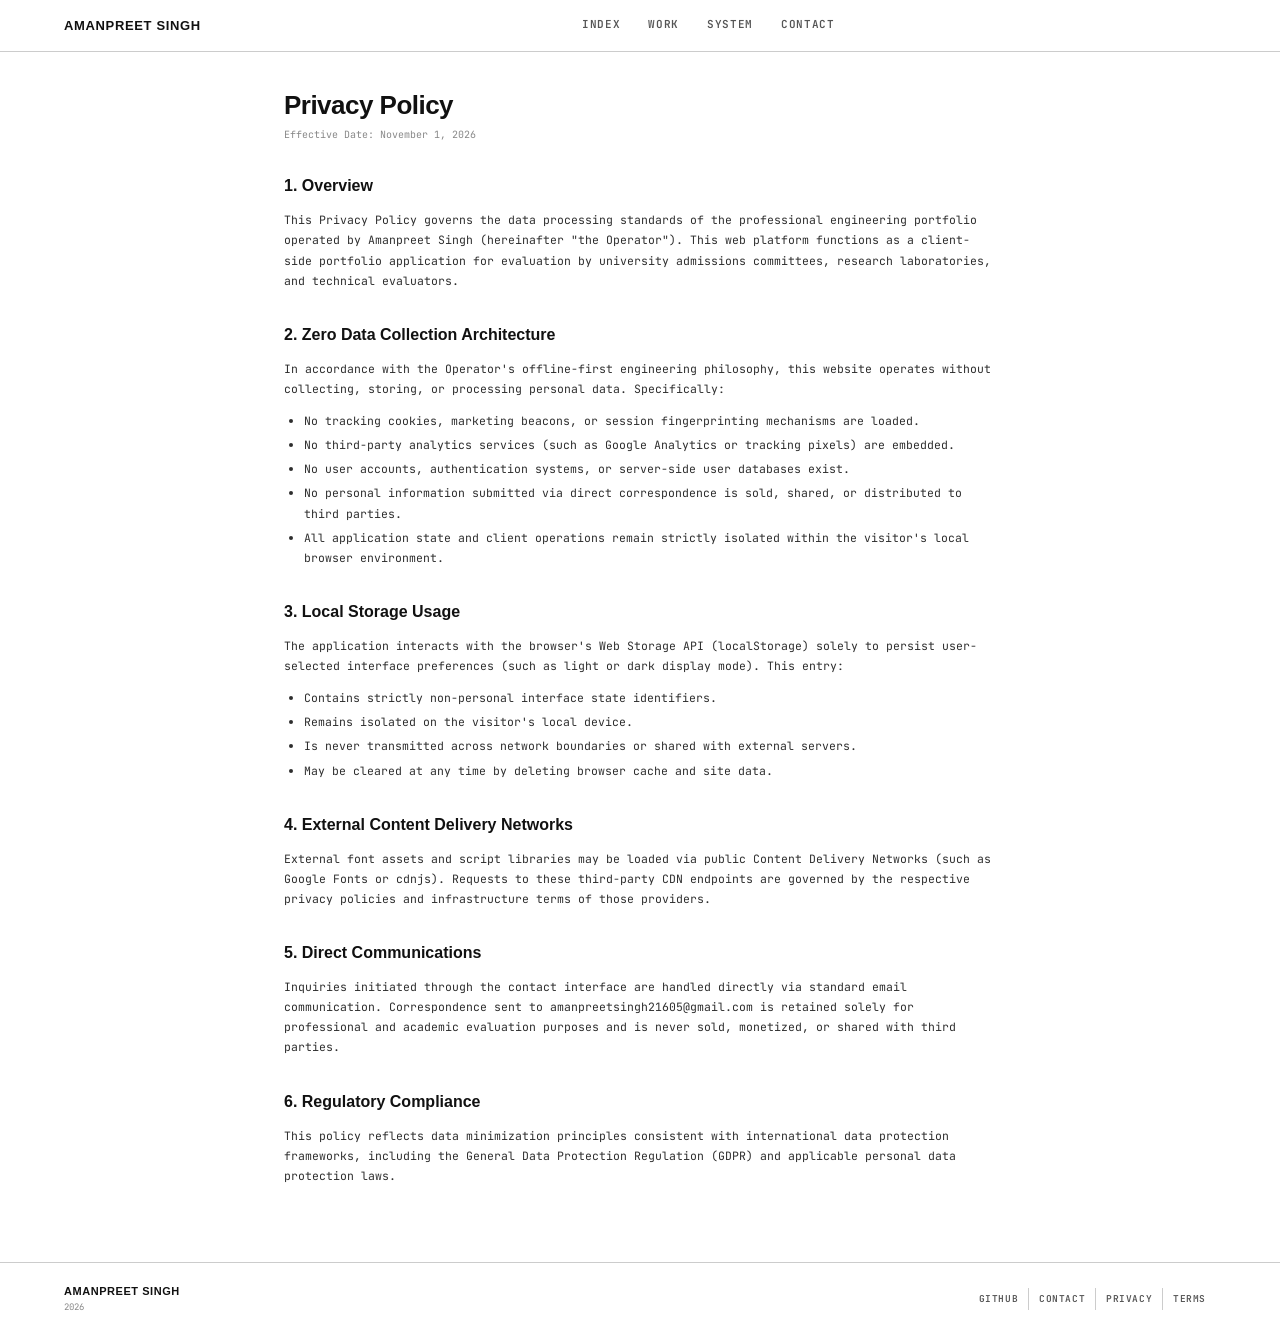
<file: privacy.html>
<!DOCTYPE html>
<html lang="en">
<head>
  <meta charset="UTF-8">
  <meta name="viewport" content="width=device-width, initial-scale=1.0">
  <title>Privacy Policy | Amanpreet Singh</title>

  <!-- Favicon -->
  <link rel="icon" type="image/x-icon" href="icon.ico">
  <link rel="icon" type="image/svg+xml" href="data:image/svg+xml,%3Csvg xmlns='http://www.w3.org/2000/svg' viewBox='0 0 32 32'%3E%3Crect width='32' height='32' fill='%230A0A0A'/%3E%3Ctext x='6' y='23' font-family='monospace' font-size='20' font-weight='bold' fill='%23FF0000'%3EA%3C/text%3E%3C/svg%3E">

  <link rel="stylesheet" href="style.css">
  <script src="main.js" defer></script>
</head>
<body data-page="legal">

  <nav class="site-nav">
    <div class="nav-inner">
      <a href="index.html" class="nav-brand">AMANPREET SINGH</a>
      <div class="nav-links">
        <a href="index.html" class="nav-link">INDEX</a>
        <a href="work.html" class="nav-link">WORK</a>
        <a href="system.html" class="nav-link">SYSTEM</a>
        <a href="contact.html" class="nav-link">CONTACT</a>
      </div>
      <div class="nav-actions">
        <button type="button" class="btn-menu" id="nav-menu-toggle" aria-label="Toggle Menu">
          <span class="menu-bar"></span>
          <span class="menu-bar"></span>
        </button>
      </div>
    </div>
  </nav>

  <div class="mobile-nav-overlay" id="mobile-nav-overlay">
    <a href="index.html" class="mobile-nav-link">INDEX</a>
    <a href="work.html" class="mobile-nav-link">WORK</a>
    <a href="system.html" class="mobile-nav-link">SYSTEM</a>
    <a href="contact.html" class="mobile-nav-link">CONTACT</a>
  </div>

  <main class="legal-content">
    <h1 class="page-header-title">Privacy Policy</h1>
    <span class="legal-date">Effective Date: November 1, 2026</span>

    <h2>1. Overview</h2>
    <p>This Privacy Policy governs the data processing standards of the professional engineering portfolio operated by Amanpreet Singh (hereinafter "the Operator"). This web platform functions as a client-side portfolio application for evaluation by university admissions committees, research laboratories, and technical evaluators.</p>

    <h2>2. Zero Data Collection Architecture</h2>
    <p>In accordance with the Operator's offline-first engineering philosophy, this website operates without collecting, storing, or processing personal data. Specifically:</p>
    <ul>
      <li>No tracking cookies, marketing beacons, or session fingerprinting mechanisms are loaded.</li>
      <li>No third-party analytics services (such as Google Analytics or tracking pixels) are embedded.</li>
      <li>No user accounts, authentication systems, or server-side user databases exist.</li>
      <li>No personal information submitted via direct correspondence is sold, shared, or distributed to third parties.</li>
      <li>All application state and client operations remain strictly isolated within the visitor's local browser environment.</li>
    </ul>

    <h2>3. Local Storage Usage</h2>
    <p>The application interacts with the browser's Web Storage API (localStorage) solely to persist user-selected interface preferences (such as light or dark display mode). This entry:</p>
    <ul>
      <li>Contains strictly non-personal interface state identifiers.</li>
      <li>Remains isolated on the visitor's local device.</li>
      <li>Is never transmitted across network boundaries or shared with external servers.</li>
      <li>May be cleared at any time by deleting browser cache and site data.</li>
    </ul>

    <h2>4. External Content Delivery Networks</h2>
    <p>External font assets and script libraries may be loaded via public Content Delivery Networks (such as Google Fonts or cdnjs). Requests to these third-party CDN endpoints are governed by the respective privacy policies and infrastructure terms of those providers.</p>

    <h2>5. Direct Communications</h2>
    <p>Inquiries initiated through the contact interface are handled directly via standard email communication. Correspondence sent to amanpreetsingh21605@gmail.com is retained solely for professional and academic evaluation purposes and is never sold, monetized, or shared with third parties.</p>

    <h2>6. Regulatory Compliance</h2>
    <p>This policy reflects data minimization principles consistent with international data protection frameworks, including the General Data Protection Regulation (GDPR) and applicable personal data protection laws.</p>
  </main>

  <footer class="site-footer">
    <div class="footer-inner">
      <div class="footer-ident">
        <span class="footer-name">AMANPREET SINGH</span>
        <span class="footer-year">2026</span>
      </div>
      <div class="footer-links">
        <a href="https://github.com/Amanpreet6656" class="footer-link" target="_blank" rel="noopener noreferrer">GITHUB</a>
        <a href="contact.html" class="footer-link">CONTACT</a>
        <a href="privacy.html" class="footer-link">PRIVACY</a>
        <a href="terms.html" class="footer-link">TERMS</a>
      </div>
    </div>
  </footer>

</body>
</html>
</file>
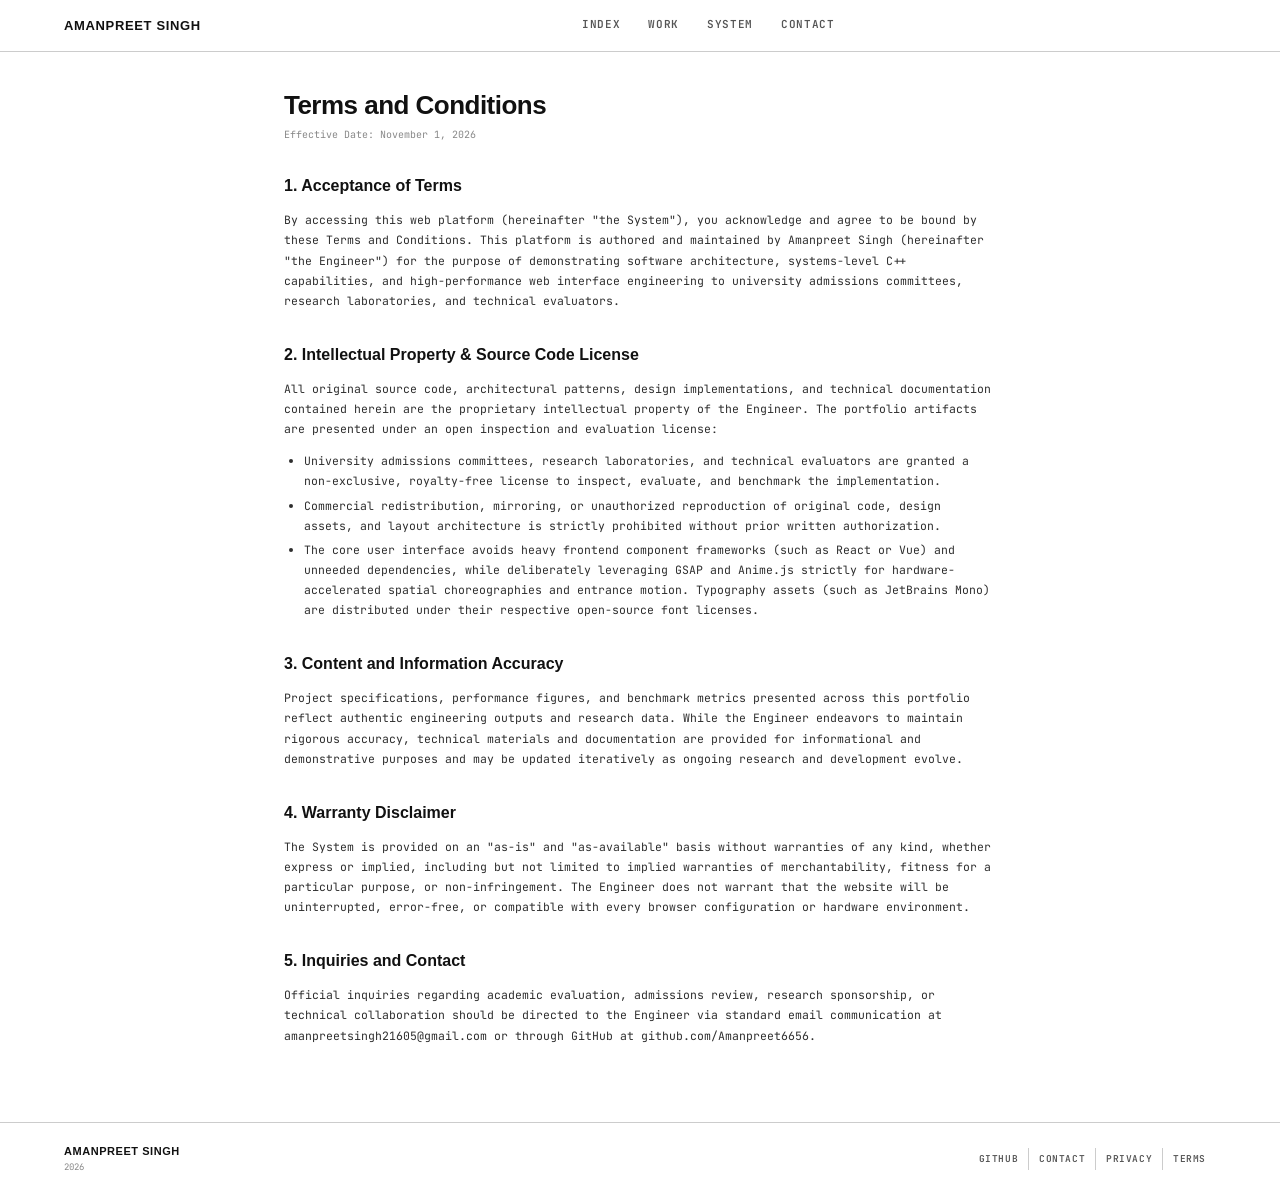
<file: terms.html>
<!DOCTYPE html>
<html lang="en">
<head>
  <meta charset="UTF-8">
  <meta name="viewport" content="width=device-width, initial-scale=1.0">
  <title>Terms and Conditions | Amanpreet Singh</title>

  <!-- Favicon -->
  <link rel="icon" type="image/x-icon" href="icon.ico">
  <link rel="icon" type="image/svg+xml" href="data:image/svg+xml,%3Csvg xmlns='http://www.w3.org/2000/svg' viewBox='0 0 32 32'%3E%3Crect width='32' height='32' fill='%230A0A0A'/%3E%3Ctext x='6' y='23' font-family='monospace' font-size='20' font-weight='bold' fill='%23FF0000'%3EA%3C/text%3E%3C/svg%3E">

  <link rel="stylesheet" href="style.css">
  <script src="main.js" defer></script>
</head>
<body data-page="legal">

  <nav class="site-nav">
    <div class="nav-inner">
      <a href="index.html" class="nav-brand">AMANPREET SINGH</a>
      <div class="nav-links">
        <a href="index.html" class="nav-link">INDEX</a>
        <a href="work.html" class="nav-link">WORK</a>
        <a href="system.html" class="nav-link">SYSTEM</a>
        <a href="contact.html" class="nav-link">CONTACT</a>
      </div>
      <div class="nav-actions">
        <button type="button" class="btn-menu" id="nav-menu-toggle" aria-label="Toggle Menu">
          <span class="menu-bar"></span>
          <span class="menu-bar"></span>
        </button>
      </div>
    </div>
  </nav>

  <div class="mobile-nav-overlay" id="mobile-nav-overlay">
    <a href="index.html" class="mobile-nav-link">INDEX</a>
    <a href="work.html" class="mobile-nav-link">WORK</a>
    <a href="system.html" class="mobile-nav-link">SYSTEM</a>
    <a href="contact.html" class="mobile-nav-link">CONTACT</a>
  </div>

  <main class="legal-content">
    <h1 class="page-header-title">Terms and Conditions</h1>
    <span class="legal-date">Effective Date: November 1, 2026</span>

    <h2>1. Acceptance of Terms</h2>
    <p>By accessing this web platform (hereinafter "the System"), you acknowledge and agree to be bound by these Terms and Conditions. This platform is authored and maintained by Amanpreet Singh (hereinafter "the Engineer") for the purpose of demonstrating software architecture, systems-level C++ capabilities, and high-performance web interface engineering to university admissions committees, research laboratories, and technical evaluators.</p>

    <h2>2. Intellectual Property &amp; Source Code License</h2>
    <p>All original source code, architectural patterns, design implementations, and technical documentation contained herein are the proprietary intellectual property of the Engineer. The portfolio artifacts are presented under an open inspection and evaluation license:</p>
    <ul>
      <li>University admissions committees, research laboratories, and technical evaluators are granted a non-exclusive, royalty-free license to inspect, evaluate, and benchmark the implementation.</li>
      <li>Commercial redistribution, mirroring, or unauthorized reproduction of original code, design assets, and layout architecture is strictly prohibited without prior written authorization.</li>
      <li>The core user interface avoids heavy frontend component frameworks (such as React or Vue) and unneeded dependencies, while deliberately leveraging GSAP and Anime.js strictly for hardware-accelerated spatial choreographies and entrance motion. Typography assets (such as JetBrains Mono) are distributed under their respective open-source font licenses.</li>
    </ul>

    <h2>3. Content and Information Accuracy</h2>
    <p>Project specifications, performance figures, and benchmark metrics presented across this portfolio reflect authentic engineering outputs and research data. While the Engineer endeavors to maintain rigorous accuracy, technical materials and documentation are provided for informational and demonstrative purposes and may be updated iteratively as ongoing research and development evolve.</p>

    <h2>4. Warranty Disclaimer</h2>
    <p>The System is provided on an "as-is" and "as-available" basis without warranties of any kind, whether express or implied, including but not limited to implied warranties of merchantability, fitness for a particular purpose, or non-infringement. The Engineer does not warrant that the website will be uninterrupted, error-free, or compatible with every browser configuration or hardware environment.</p>

    <h2>5. Inquiries and Contact</h2>
    <p>Official inquiries regarding academic evaluation, admissions review, research sponsorship, or technical collaboration should be directed to the Engineer via standard email communication at amanpreetsingh21605@gmail.com or through GitHub at github.com/Amanpreet6656.</p>
  </main>

  <footer class="site-footer">
    <div class="footer-inner">
      <div class="footer-ident">
        <span class="footer-name">AMANPREET SINGH</span>
        <span class="footer-year">2026</span>
      </div>
      <div class="footer-links">
        <a href="https://github.com/Amanpreet6656" class="footer-link" target="_blank" rel="noopener noreferrer">GITHUB</a>
        <a href="contact.html" class="footer-link">CONTACT</a>
        <a href="privacy.html" class="footer-link">PRIVACY</a>
        <a href="terms.html" class="footer-link">TERMS</a>
      </div>
    </div>
  </footer>

</body>
</html>
</file>
<file: style.css>
/* Amanpreet Singh - Portfolio Design System */

@import url('https://fonts.googleapis.com/css2?family=JetBrains+Mono:wght@400;500;600;700;800&display=swap');

/* Universal reset and geometry enforcement */
*,
*::before,
*::after {
  box-sizing: border-box;
  margin: 0;
  padding: 0;
  border-radius: 0 !important;
  box-shadow: none !important;
  -webkit-font-smoothing: antialiased;
  -moz-osx-font-smoothing: grayscale;
}

/* Theme custom properties */
:root,
[data-theme="dark"] {
  --bg-0: #0A0A0A;
  --bg-1: #121212;
  --bg-2: #1A1A1A;
  --bg-3: #242424;
  --fg-0: #FAFAFA;
  --fg-1: #CCCCCC;
  --fg-2: #888888;
  --fg-3: #555555;
  --accent: #FF0000;
  --accent-dim: rgba(255, 0, 0, 0.12);
  --border: #333333;          /* Strict 1px solid contrast border */
  --border-strong: #444444;
  --bg-color: #0A0A0A;        /* Solid #0A0A0A for cards & tags */
  --border-color: #333333;    /* Strict 1px border */
  --card-hover-bg: #0d0303;   /* Extremely subtle dark red tint on hover */
  --canvas-node: rgba(250, 250, 250, 0.35);
  --canvas-line: rgba(250, 250, 250, 0.08);
  --tag-bg: #0A0A0A;          /* Solid #0A0A0A prevents telemetry line bleed */
  --tag-border: #333333;
  --scrollbar-thumb: #333333;
  --scrollbar-track: #0A0A0A;
}

[data-theme="light"] {
  --bg-0: #FAFAFA;
  --bg-1: #FFFFFF;
  --bg-2: #F0F0F0;
  --bg-3: #E4E4E4;
  --fg-0: #111111;
  --fg-1: #2E2E2E;
  --fg-2: #666666;
  --fg-3: #999999;
  --accent: #FF0000;
  --accent-dim: rgba(255, 0, 0, 0.08);
  --border: #CCCCCC;          /* Strict 1px solid contrast border */
  --border-strong: #AAAAAA;
  --bg-color: #FAFAFA;        /* Solid #FAFAFA for cards & tags */
  --border-color: #CCCCCC;    /* Strict 1px border */
  --card-hover-bg: #FFF5F5;   /* Subtle light red tint on hover */
  --canvas-node: rgba(17, 17, 17, 0.25);
  --canvas-line: rgba(17, 17, 17, 0.06);
  --tag-bg: #FAFAFA;          /* Solid #FAFAFA prevents telemetry line bleed */
  --tag-border: #CCCCCC;
  --scrollbar-thumb: #CCCCCC;
  --scrollbar-track: #FAFAFA;
}

/* Typography and spatial layout scale */
:root {
  --font-display: -apple-system, BlinkMacSystemFont, "Segoe UI", "Helvetica Neue", Arial, sans-serif;
  --font-mono: "JetBrains Mono", ui-monospace, "SF Mono", "Consolas", "Liberation Mono", monospace;
  --nav-height: 52px;
  --footer-height: 48px;
  --content-max: 1200px;
  --content-pad: 1.5rem;   /* 24px */
  --gap-tight: 1rem;       /* 16px */
  --gap-normal: 1.5rem;    /* 24px */
}

html {
  font-size: 16px;
  scroll-behavior: auto; /* Zero scroll-jacking */
  overflow-x: hidden;
}

body {
  background-color: var(--bg-0);
  color: var(--fg-0);
  font-family: var(--font-mono);
  line-height: 1.5;
  min-height: 100vh;
  overflow-x: hidden;
}

/* Ensure main content container prevents horizontal layout overflow from animated transforms */
main {
  width: 100%;
  overflow-x: hidden;
}

/* Custom scrollbar */
::-webkit-scrollbar { width: 5px; }
::-webkit-scrollbar-track { background: var(--scrollbar-track); }
::-webkit-scrollbar-thumb { background: var(--scrollbar-thumb); }

/* Text selection highlight */
::selection {
  background: var(--accent);
  color: #FFFFFF;
}

/* Asymmetrical dual hardware accent */

/* Base class for interactive/clickable cards ONLY */
.card-interactive {
  position: relative;
  background-color: var(--bg-color); /* #0A0A0A */
  border: 1px solid var(--border-color); /* #333333 */
  padding: 2rem;
  /* CRITICAL: Never transition 'all' or 'transform'. Only colors. */
  transition: border-color 0.2s ease, background-color 0.2s ease;
}

/* Left Hardware Accent Line (Grows Bottom to Top) */
.card-interactive::before {
  content: '';
  position: absolute;
  left: -1px; /* Overlaps the border cleanly */
  top: 0;
  bottom: 0;
  width: 4px;
  background-color: #FF0000;
  transform: scaleY(0);
  transform-origin: bottom; /* Starts at bottom */
  /* This transform transition is safe because it only affects the ::before element, not the main card GSAP is moving */
  transition: transform 0.2s ease;
}

/* Right Hardware Accent Line (Grows Top to Bottom) */
.card-interactive::after {
  content: '';
  position: absolute;
  right: -1px; /* Overlaps the border cleanly */
  top: 0;
  bottom: 0;
  width: 4px;
  background-color: #FF0000;
  transform: scaleY(0);
  transform-origin: top; /* Starts at top */
  /* This transform transition is safe because it only affects the ::after element, not the main card GSAP is moving */
  transition: transform 0.2s ease;
}

.card-interactive:hover {
  border-color: #FF0000;
  background-color: #0d0303; /* Extremely subtle dark red tint */
}

:root[data-theme="light"] .card-interactive:hover {
  background-color: #FFF5F5;
}

/* Trigger BOTH lines simultaneously */
.card-interactive:hover::before,
.card-interactive:hover::after {
  transform: scaleY(1);
}

/* Base class for completely static, un-animated informational containers */
.card-static {
  position: relative;
  background-color: var(--bg-color);
  border: 1px solid var(--border-color);
  padding: 2rem;
}

/* Force ALL text and content to sit above the line */
.card > *,
.card-interactive > *,
.card-static > * {
  position: relative;
  z-index: 10;
}

/* Scramble text character styling */
.scramble-char {
  color: var(--accent);
  font-weight: 700;
}

/* Navigation bar */
.site-nav {
  position: fixed;
  top: 0;
  left: 0;
  width: 100%;
  height: var(--nav-height);
  z-index: 1000;
  background: var(--bg-0);
  border-bottom: 1px solid var(--border);
  display: flex;
  align-items: center;
  pointer-events: auto;
}

.nav-inner {
  width: 100%;
  max-width: var(--content-max);
  margin: 0 auto;
  padding: 0 var(--content-pad);
  display: flex;
  align-items: center;
  justify-content: space-between;
}

.nav-brand {
  font-family: var(--font-display);
  font-size: 13px;
  font-weight: 800;
  letter-spacing: 0.05em;
  color: var(--fg-0);
  text-decoration: none;
  flex-shrink: 0;
}

.nav-links {
  display: flex;
  align-items: center;
  gap: 0;
}

.nav-link {
  font-family: var(--font-mono);
  font-size: 11px;
  font-weight: 600;
  letter-spacing: 0.06em;
  color: var(--fg-2);
  text-decoration: none;
  padding: 8px 14px;
  border-bottom: 2px solid transparent;
  transition: color 0.08s ease, border-color 0.08s ease;
}

.nav-link:hover,
.nav-link.active {
  color: var(--fg-0);
  border-bottom-color: var(--accent);
}

.nav-actions {
  display: flex;
  align-items: center;
  gap: var(--gap-tight);
}

/* Theme Toggle Button (Strict 1px Border) */
.btn-theme {
  position: relative;
  z-index: 1002;
  font-family: var(--font-mono);
  font-size: 10px;
  font-weight: 700;
  letter-spacing: 0.08em;
  color: var(--fg-0);
  background: var(--bg-2);
  border: 1px solid var(--border);
  padding: 6px 12px;
  cursor: pointer;
  pointer-events: auto;
  transition: background-color 0.08s ease, border-color 0.08s ease, color 0.08s ease;
}

.btn-theme:hover {
  background: var(--accent);
  color: #FFFFFF;
  border-color: var(--accent);
}

/* Mobile Menu Toggle */
.btn-menu {
  display: none;
  flex-direction: column;
  gap: 4px;
  background: none;
  border: 1px solid var(--border);
  padding: 6px 8px;
  cursor: pointer;
}

.menu-bar {
  display: block;
  width: 18px;
  height: 2px;
  background: var(--fg-0);
  transition: transform 0.15s ease;
}

.btn-menu.active .menu-bar:first-child {
  transform: translateY(3px) rotate(45deg);
}

.btn-menu.active .menu-bar:last-child {
  transform: translateY(-3px) rotate(-45deg);
}

/* Mobile Nav Overlay */
.mobile-nav-overlay {
  position: fixed;
  top: var(--nav-height);
  left: 0;
  width: 100%;
  height: calc(100vh - var(--nav-height));
  background: var(--bg-0);
  z-index: 999;
  display: none;
  flex-direction: column;
  align-items: flex-start;
  padding: 2rem var(--content-pad);
  border-top: 1px solid var(--border);
}

.mobile-nav-overlay.active {
  display: flex;
}

.mobile-nav-link {
  font-family: var(--font-display);
  font-size: 26px;
  font-weight: 800;
  color: var(--fg-0);
  text-decoration: none;
  padding: 12px 0;
  border-bottom: 1px solid var(--border);
  width: 100%;
  letter-spacing: -0.01em;
  transition: color 0.08s ease;
}

.mobile-nav-link:hover {
  color: var(--accent);
}

/* Hero section layout */
.hero {
  position: relative;
  width: 100%;
  min-height: calc(100vh - var(--nav-height));
  display: flex;
  align-items: center;
  justify-content: flex-start;
  margin-top: var(--nav-height);
  overflow: hidden;
  border-bottom: 1px solid var(--border);
}

#hero-canvas {
  position: absolute;
  top: 0;
  left: 0;
  width: 100%;
  height: 100%;
  z-index: 1;
}

.hero-content {
  position: relative;
  z-index: 2;
  max-width: var(--content-max);
  margin: 0 auto;
  padding: 3rem var(--content-pad);
  width: 100%;
}

.hero-grid {
  display: flex;
  align-items: center;
  justify-content: space-between;
  gap: 3rem;
  width: 100%;
}

.hero-text {
  flex: 1;
  min-width: 0;
}

/* Dedicated .hero-profile-frame container */
.hero-profile-frame {
  position: relative;
  flex-shrink: 0;
  display: flex;
  align-items: center;
  justify-content: center;
  padding: 8px; /* Buffer space for -6px translation and 6px solid shadow */
}

/* Initial State (Dormant): 90-deg corners, #333333 border, grayscale contrast, snappy easing */
.hero-profile-img {
  width: 260px;
  height: 260px;
  max-width: 100%;
  aspect-ratio: 1 / 1;
  object-fit: cover;
  display: block;
  border-radius: 0 !important;
  border: 1px solid #333333;
  filter: grayscale(100%) contrast(110%);
  transition: filter 0.2s ease, border-color 0.2s ease, transform 0.2s cubic-bezier(0.25, 0.46, 0.45, 0.94);
  transform: translate(0, 0);
  box-shadow: none !important;
}

/* Hover State (The Brutalist Hard-Shift) */
.hero-profile-frame:hover .hero-profile-img,
.hero-profile-img:hover {
  transform: translate(-6px, -6px);
  box-shadow: 6px 6px 0px #FF0000 !important;
  border-color: #FF0000;
  filter: grayscale(0%) contrast(100%);
}

.hero-title {
  font-family: var(--font-display);
  font-size: clamp(34px, 6vw, 72px);
  font-weight: 800;
  line-height: 1.04;
  letter-spacing: -0.03em;
  color: var(--fg-0);
  margin-bottom: 0.5rem;
}

.hero-role {
  font-family: var(--font-display);
  font-size: clamp(18px, 3vw, 32px);
  font-weight: 700;
  line-height: 1.15;
  color: var(--fg-1);
  margin-bottom: 1rem;
}

.hero-sub {
  font-family: var(--font-mono);
  font-size: clamp(11px, 1.4vw, 13px);
  font-weight: 400;
  line-height: 1.6;
  color: var(--fg-2);
  max-width: 620px;
  margin-bottom: 1.5rem;
}

.hero-actions {
  display: flex;
  gap: var(--gap-tight);
  flex-wrap: wrap;
}

.hero-scroll-cue {
  position: absolute;
  bottom: 1rem;
  left: var(--content-pad);
  z-index: 2;
  font-family: var(--font-mono);
  font-size: 9px;
  font-weight: 600;
  color: var(--fg-3);
  letter-spacing: 0.12em;
}

/* Section containers and dividers */
.section {
  width: 100%;
  max-width: var(--content-max);
  margin: 0 auto;
  padding: 3rem var(--content-pad);
}

.section-heading {
  font-family: var(--font-mono);
  font-size: 10px;
  font-weight: 700;
  letter-spacing: 0.12em;
  color: var(--accent);
  margin-bottom: 1.25rem;
  padding-bottom: 0.5rem;
  border-bottom: 1px solid var(--border);
  text-transform: uppercase;
}

.section-title {
  font-family: var(--font-display);
  font-size: clamp(24px, 3.5vw, 36px);
  font-weight: 800;
  line-height: 1.1;
  color: var(--fg-0);
  margin-bottom: 0.75rem;
  letter-spacing: -0.02em;
}

.section-desc {
  font-family: var(--font-mono);
  font-size: 12px;
  color: var(--fg-2);
  line-height: 1.6;
  max-width: 680px;
  margin-bottom: 1.5rem;
}

.divider-full {
  width: 100%;
  height: 1px;
  background: var(--border);
}

/* Grid layout templates */
.grid-3 {
  display: grid;
  grid-template-columns: repeat(3, 1fr);
  gap: var(--gap-tight);
}

.grid-2 {
  display: grid;
  grid-template-columns: repeat(2, 1fr);
  gap: var(--gap-tight);
}

/* Competency cards */
.competency-card {
  padding: 1.5rem;
  display: flex;
  flex-direction: column;
  gap: 0.75rem;
}

.competency-index {
  font-family: var(--font-mono);
  font-size: 9px;
  font-weight: 700;
  color: var(--accent);
  letter-spacing: 0.1em;
  position: relative;
  z-index: 2;
}

.competency-title {
  font-family: var(--font-display);
  font-size: 19px;
  font-weight: 800;
  color: var(--fg-0);
  letter-spacing: -0.01em;
  position: relative;
  z-index: 2;
}

.competency-desc {
  font-family: var(--font-mono);
  font-size: 11px;
  color: var(--fg-2);
  line-height: 1.6;
  position: relative;
  z-index: 2;
}

.competency-stack {
  display: flex;
  flex-wrap: wrap;
  gap: 4px;
  margin-top: auto;
  padding-top: 0.5rem;
  position: relative;
  z-index: 2;
}

/* Technical badges */
.tag {
  display: inline-block;
  font-family: var(--font-mono);
  font-size: 9px;
  font-weight: 700;
  letter-spacing: 0.06em;
  color: var(--fg-1);
  background-color: var(--bg-color); /* MUST BE SOLID #0A0A0A or #FAFAFA */
  border: 1px solid var(--border-color);
  padding: 2px 6px;
  text-transform: uppercase;
  position: relative;
  z-index: 10;
}

.tag-accent {
  color: var(--accent);
  border-color: var(--accent);
  background-color: var(--bg-color);
  position: relative;
  z-index: 10;
}

/* Featured project container */
.featured-project {
  padding: 2rem;
  display: flex;
  flex-direction: column;
  gap: 1rem;
}

.featured-label {
  font-family: var(--font-mono);
  font-size: 9px;
  font-weight: 700;
  color: var(--accent);
  letter-spacing: 0.1em;
}

.featured-title {
  font-family: var(--font-display);
  font-size: clamp(24px, 3.5vw, 38px);
  font-weight: 800;
  color: var(--fg-0);
  letter-spacing: -0.02em;
}

.featured-role {
  font-family: var(--font-mono);
  font-size: 12px;
  font-weight: 600;
  color: var(--fg-1);
  line-height: 1.5;
}

.featured-desc {
  font-family: var(--font-mono);
  font-size: 11px;
  color: var(--fg-2);
  line-height: 1.65;
  max-width: 720px;
}

.featured-stack {
  display: flex;
  flex-wrap: wrap;
  gap: 4px;
}

.featured-link {
  display: inline-block;
  font-family: var(--font-mono);
  font-size: 11px;
  font-weight: 700;
  letter-spacing: 0.06em;
  color: var(--fg-0);
  text-decoration: none;
  padding: 8px 16px;
  border: 1px solid var(--border);
  width: fit-content;
  background: var(--bg-2);
  transition: background-color 0.08s ease, border-color 0.08s ease, color 0.08s ease;
}

.featured-link:hover,
.featured-link:focus-visible {
  /* Enforce hover accent over inline background style overrides */
  background: var(--accent) !important;
  border-color: var(--accent) !important;
  color: #FFFFFF !important;
  outline: none;
}

/* Work archive project entries */
.project-entry {
  padding: 2.5rem 0;
  border-bottom: 1px solid var(--border);
  display: flex;
  flex-direction: column;
  gap: 1rem;
}

.project-entry:last-child {
  border-bottom: none;
}

.project-header {
  display: flex;
  align-items: baseline;
  gap: var(--gap-tight);
  flex-wrap: wrap;
}

.project-index {
  font-family: var(--font-mono);
  font-size: 11px;
  font-weight: 800;
  color: var(--accent);
  letter-spacing: 0.08em;
  flex-shrink: 0;
}

.project-name {
  font-family: var(--font-display);
  font-size: clamp(22px, 3vw, 32px);
  font-weight: 800;
  color: var(--fg-0);
  letter-spacing: -0.015em;
}

.project-subtitle {
  font-family: var(--font-mono);
  font-size: 11px;
  font-weight: 600;
  color: var(--fg-1);
  letter-spacing: 0.04em;
  text-transform: uppercase;
}

.project-body {
  font-family: var(--font-mono);
  font-size: 11px;
  color: var(--fg-2);
  line-height: 1.7;
  max-width: 780px;
}

.project-body p + p {
  margin-top: 0.75rem;
}

.project-detail-grid {
  display: grid;
  grid-template-columns: repeat(auto-fill, minmax(260px, 1fr));
  gap: var(--gap-tight);
  margin-top: 0.5rem;
}

.project-detail-cell {
  padding: 1rem;
}

.detail-label {
  font-family: var(--font-mono);
  font-size: 8.5px;
  font-weight: 700;
  color: var(--fg-3);
  letter-spacing: 0.1em;
  text-transform: uppercase;
  margin-bottom: 4px;
  position: relative;
  z-index: 10;
}

.detail-value {
  font-family: var(--font-mono);
  font-size: 11px;
  font-weight: 600;
  color: var(--fg-0);
  position: relative;
  z-index: 10;
  word-break: break-word;
}

.project-tags {
  display: flex;
  flex-wrap: wrap;
  gap: 4px;
}

/* System stack and capability grids */
.stack-grid {
  display: grid;
  grid-template-columns: repeat(auto-fill, minmax(130px, 1fr));
  gap: var(--gap-tight);
}

.stack-item {
  padding: 1.25rem 1rem;
  text-align: center;
}

.stack-label {
  font-family: var(--font-mono);
  font-size: 12px;
  font-weight: 700;
  color: var(--fg-0);
  letter-spacing: 0.04em;
  position: relative;
  z-index: 10;
}

.stack-sub {
  font-family: var(--font-mono);
  font-size: 8.5px;
  color: var(--fg-3);
  margin-top: 4px;
  letter-spacing: 0.04em;
  position: relative;
  z-index: 10;
}

.methodology-block {
  padding: 1.5rem 0;
  max-width: 780px;
  border-bottom: 1px dashed var(--border);
}

.methodology-block:last-child {
  border-bottom: none;
}

.methodology-block h3 {
  font-family: var(--font-display);
  font-size: 19px;
  font-weight: 800;
  color: var(--fg-0);
  margin-bottom: 0.75rem;
  letter-spacing: -0.01em;
}

.methodology-block p {
  font-family: var(--font-mono);
  font-size: 11.5px;
  color: var(--fg-2);
  line-height: 1.7;
}

.methodology-block p + p {
  margin-top: 0.75rem;
}

/* Contact channels and massive action buttons */
.contact-hero {
  padding: 2.5rem 0 1.5rem;
}

.contact-action-grid {
  display: grid;
  grid-template-columns: 1fr 1fr;
  gap: var(--gap-tight);
  margin: 1.5rem 0 2rem;
}

.btn-massive {
  display: flex;
  flex-direction: column;
  justify-content: space-between;
  min-height: 180px;
  padding: 1.75rem;
  color: var(--fg-0);
  text-decoration: none;
}

.btn-massive-label {
  font-family: var(--font-mono);
  font-size: 9px;
  font-weight: 700;
  letter-spacing: 0.12em;
  opacity: 0.75;
  position: relative;
  z-index: 2;
}

.btn-massive-action {
  font-family: var(--font-display);
  font-size: clamp(20px, 2.5vw, 32px);
  font-weight: 900;
  letter-spacing: 0.02em;
  line-height: 1.1;
  margin: 0.75rem 0;
  position: relative;
  z-index: 2;
}

.btn-massive-sub {
  font-family: var(--font-mono);
  font-size: 11px;
  font-weight: 500;
  letter-spacing: 0.04em;
  opacity: 0.85;
  position: relative;
  z-index: 2;
}

/* Telemetry Grid for Contact Page */
.telemetry-grid {
  display: grid;
  grid-template-columns: repeat(auto-fill, minmax(240px, 1fr));
  gap: var(--gap-tight);
  margin-top: 1.5rem;
}

.telemetry-cell {
  padding: 1.25rem;
  display: flex;
  flex-direction: column;
  gap: 0.4rem;
}

.telemetry-key {
  font-family: var(--font-mono);
  font-size: 8.5px;
  font-weight: 700;
  color: var(--accent);
  letter-spacing: 0.1em;
  text-transform: uppercase;
  position: relative;
  z-index: 2;
}

.telemetry-val {
  font-family: var(--font-mono);
  font-size: 11px;
  font-weight: 600;
  color: var(--fg-0);
  position: relative;
  z-index: 2;
}

.telemetry-desc {
  font-family: var(--font-mono);
  font-size: 9.5px;
  color: var(--fg-2);
  line-height: 1.5;
  position: relative;
  z-index: 2;
}

/* Subpage header layout */
.page-header {
  width: 100%;
  padding-top: calc(var(--nav-height) + 2.5rem);
  padding-bottom: 2rem;
  border-bottom: 1px solid var(--border);
}

.page-header-inner {
  max-width: var(--content-max);
  margin: 0 auto;
  padding: 0 var(--content-pad);
}

.page-header-title {
  font-family: var(--font-display);
  font-size: clamp(30px, 5vw, 54px);
  font-weight: 800;
  line-height: 1.05;
  letter-spacing: -0.03em;
  color: var(--fg-0);
  margin-bottom: 0.5rem;
}

.page-header-sub {
  font-family: var(--font-mono);
  font-size: 12px;
  color: var(--fg-2);
  max-width: 620px;
}

/* Site footer */
.site-footer {
  width: 100%;
  background: var(--bg-0);
  border-top: 1px solid var(--border);
}

.footer-inner {
  max-width: var(--content-max);
  margin: 0 auto;
  padding: 1.25rem var(--content-pad);
  display: flex;
  align-items: center;
  justify-content: space-between;
}

.footer-ident {
  display: flex;
  flex-direction: column;
  gap: 2px;
}

.footer-name {
  font-family: var(--font-display);
  font-size: 11px;
  font-weight: 800;
  color: var(--fg-0);
  letter-spacing: 0.05em;
}

.footer-year {
  font-family: var(--font-mono);
  font-size: 9px;
  color: var(--fg-3);
}

.footer-links {
  display: flex;
  align-items: center;
  gap: 0;
}

.footer-link {
  font-family: var(--font-mono);
  font-size: 9.5px;
  font-weight: 600;
  letter-spacing: 0.06em;
  color: var(--fg-2);
  text-decoration: none;
  padding: 4px 10px;
  border-left: 1px solid var(--border);
  transition: color 0.08s ease;
}

.footer-link:first-child {
  border-left: none;
}

.footer-link:hover {
  color: var(--accent);
}

/* Legal pages layout */
[data-page="legal"] {
  --bg-0: #FFFFFF;
  --bg-1: #FFFFFF;
  --fg-0: #111111;
  --fg-1: #2E2E2E;
  --fg-2: #555555;
  --fg-3: #888888;
  --border: #CCCCCC;
  --border-strong: #AAAAAA;
}

.legal-content {
  max-width: 760px;
  margin: 0 auto;
  padding: calc(var(--nav-height) + 2.5rem) var(--content-pad) 4rem;
}

.legal-content h1 {
  font-family: var(--font-display);
  font-size: 26px;
  font-weight: 800;
  color: var(--fg-0);
  margin-bottom: 0.5rem;
  letter-spacing: -0.02em;
}

.legal-date {
  font-family: var(--font-mono);
  font-size: 10px;
  color: var(--fg-3);
  margin-bottom: 2rem;
  display: block;
}

.legal-content h2 {
  font-family: var(--font-display);
  font-size: 16px;
  font-weight: 800;
  color: var(--fg-0);
  margin-top: 2rem;
  margin-bottom: 0.75rem;
}

.legal-content p {
  font-family: var(--font-mono);
  font-size: 11.5px;
  color: var(--fg-1);
  line-height: 1.75;
  margin-bottom: 0.75rem;
}

.legal-content ul {
  margin: 0.5rem 0 1rem 1.25rem;
  font-family: var(--font-mono);
  font-size: 11.5px;
  color: var(--fg-1);
  line-height: 1.75;
}

.legal-content li {
  margin-bottom: 4px;
}

/* Hardware-accelerated transforms (transitions restricted to colors to prevent GSAP conflicts) */
.scatter-item,
.scatter-text,
.stack-item,
.competency-card,
.project-detail-cell,
.telemetry-cell,
.btn-massive,
.card-interactive,
.card-static,
.card {
  transition: border-color 0.2s ease, background-color 0.2s ease !important;
  will-change: transform, opacity;
}

/* Responsive viewport adjustments */
@media (max-width: 900px) {
  .hero-grid {
    flex-direction: column;
    align-items: flex-start;
    gap: 2rem;
  }

  .hero-profile-frame {
    order: 2;
    padding: 8px 8px 14px 8px;
  }

  .hero-profile-img {
    width: 220px;
    height: 220px;
  }

  .grid-3 {
    grid-template-columns: 1fr;
  }

  .grid-2,
  .contact-action-grid {
    grid-template-columns: 1fr;
  }

  .btn-massive {
    min-height: 140px;
  }

  .project-detail-grid {
    grid-template-columns: 1fr;
  }

  .stack-grid {
    grid-template-columns: repeat(auto-fill, minmax(110px, 1fr));
  }

  .section {
    padding: 2.25rem var(--content-pad);
  }

  .nav-links {
    display: none;
  }

  .btn-menu {
    display: flex;
  }

  .footer-inner {
    flex-direction: column;
    align-items: flex-start;
    gap: 0.75rem;
  }

  .featured-project {
    padding: 1.5rem;
  }
}

@media (max-width: 480px) {
  :root {
    --content-pad: 1rem;
  }

  .hero-profile-img {
    width: 180px;
    height: 180px;
  }

  .hero-title {
    font-size: 28px;
  }

  .hero-role {
    font-size: 16px;
  }

  .page-header-title {
    font-size: 26px;
  }

  .btn-massive-action {
    font-size: 18px;
  }
}

/* ============================================================
   SEO/AEO ADDITIONS: Content Meta, FAQ, Competency Detail
   ============================================================ */

/* Author byline + last-updated timestamp row */
.content-meta {
  display: flex;
  flex-wrap: wrap;
  gap: 1.5rem;
  align-items: center;
  margin-bottom: 2rem;
  padding: 0.75rem 1rem;
  border-left: 2px solid var(--accent);
  background: var(--bg-1);
  font-size: 0.75rem;
  color: var(--fg-2);
  font-family: var(--font-mono);
  letter-spacing: 0.04em;
}

.content-meta strong {
  color: var(--fg-0);
  font-weight: 600;
}

.content-meta time {
  color: var(--fg-1);
}

.content-author::before {
  content: "AUTHOR: ";
  color: var(--accent);
  font-weight: 700;
}

.content-updated::before {
  content: "UPDATED: ";
  color: var(--accent);
  font-weight: 700;
}

/* Expanded competency detail paragraphs */
.competency-detail {
  font-size: 0.78rem;
  line-height: 1.65;
  color: var(--fg-2);
  margin-top: 0.75rem;
  padding-top: 0.75rem;
  border-top: 1px solid var(--border);
}

/* FAQ list container */
.faq-list {
  display: flex;
  flex-direction: column;
  gap: 0;
  border: 1px solid var(--border);
}

/* Individual FAQ item using native <details> for clean semantics */
.faq-item {
  border-bottom: 1px solid var(--border);
  background: var(--bg-1);
}

.faq-item:last-child {
  border-bottom: none;
}

/* Summary / question line */
.faq-question {
  display: flex;
  align-items: center;
  justify-content: space-between;
  gap: 1rem;
  padding: 1.1rem 1.25rem;
  font-size: 0.85rem;
  font-weight: 600;
  letter-spacing: 0.03em;
  color: var(--fg-0);
  cursor: pointer;
  list-style: none;
  font-family: var(--font-mono);
  transition: background 0.15s ease, color 0.15s ease;
}

.faq-question::-webkit-details-marker {
  display: none;
}

.faq-question::after {
  content: "+";
  flex-shrink: 0;
  font-size: 1.1rem;
  font-weight: 400;
  color: var(--accent);
  transition: transform 0.2s ease;
  line-height: 1;
}

.faq-item[open] > .faq-question::after {
  content: "-";
}

.faq-question:hover {
  background: var(--bg-2);
  color: var(--accent);
}

.faq-item[open] > .faq-question {
  background: var(--bg-2);
  border-bottom: 1px solid var(--border);
}

/* Answer body */
.faq-answer {
  padding: 1rem 1.25rem 1.25rem;
  font-size: 0.82rem;
  line-height: 1.7;
  color: var(--fg-1);
  font-family: var(--font-mono);
}

.faq-answer p + p {
  margin-top: 0.75rem;
}

.faq-answer strong {
  color: var(--fg-0);
  font-weight: 600;
}

.faq-answer a {
  color: var(--accent);
  text-decoration: none;
  border-bottom: 1px solid var(--accent);
  padding-bottom: 1px;
}

.faq-answer a:hover {
  opacity: 0.75;
}

/* Responsive adjustments for content-meta */
@media (max-width: 600px) {
  .content-meta {
    flex-direction: column;
    gap: 0.5rem;
    align-items: flex-start;
  }

  .faq-question {
    font-size: 0.78rem;
    padding: 1rem;
  }

  .faq-answer {
    padding: 0.9rem 1rem 1rem;
    font-size: 0.78rem;
  }

  .competency-detail {
    font-size: 0.75rem;
  }
}

/* ============================================================
   TECHNICAL TOOLTIPS via <abbr class="term-def">
   CSS-only, no JavaScript, fully accessible to HTML parsers.
   The definition text lives in the title attribute and is also
   rendered visually on hover/focus via a ::after pseudo-element.
   ============================================================ */

.term-def {
  /* Distinguish from plain text without being garish */
  text-decoration: underline dotted var(--fg-3);
  text-underline-offset: 3px;
  cursor: help;
  color: inherit;
  font-style: normal;
  position: relative;
  /* Prevent the tooltip from clipping at card edges */
  isolation: isolate;
}

/* Tooltip bubble */
.term-def::after {
  content: attr(title);
  position: absolute;
  bottom: calc(100% + 8px);
  left: 50%;
  transform: translateX(-50%);

  /* Geometry */
  width: 280px;
  padding: 0.6rem 0.75rem;

  /* Appearance: matches existing dark card style */
  background: var(--bg-3);
  color: var(--fg-1);
  border: 1px solid var(--border-strong);
  font-family: var(--font-mono);
  font-size: 0.72rem;
  font-style: normal;
  font-weight: 400;
  line-height: 1.55;
  letter-spacing: 0.01em;
  text-align: left;
  white-space: normal;

  /* Hidden by default */
  opacity: 0;
  pointer-events: none;
  transition: opacity 0.15s ease;
  z-index: 100;
}

/* Show on hover and keyboard focus */
.term-def:hover::after,
.term-def:focus-visible::after {
  opacity: 1;
}

/* Caret arrow pointing down */
.term-def::before {
  content: "";
  position: absolute;
  bottom: calc(100% + 2px);
  left: 50%;
  transform: translateX(-50%);
  border: 5px solid transparent;
  border-top-color: var(--border-strong);
  opacity: 0;
  pointer-events: none;
  transition: opacity 0.15s ease;
  z-index: 101;
}

.term-def:hover::before,
.term-def:focus-visible::before {
  opacity: 1;
}

/* Prevent tooltips on the right side of the grid from overflowing off-screen */
@media (max-width: 900px) {
  .term-def::after {
    width: 230px;
    left: 0;
    transform: none;
  }

  .term-def::before {
    left: 12px;
    transform: none;
  }
}

/* ============================================================
   TASK 1: FAQ heading -- inline h3 inside summary
   ============================================================ */

.faq-heading {
  display: inline;
  font: inherit;
  margin: 0;
  padding: 0;
}

/* ============================================================
   TASK 2: Semantic ul for competency-stack and featured-stack
   Convert from div>span to ul>li; visuals stay identical.
   ============================================================ */

ul.competency-stack,
ul.featured-stack {
  list-style: none;
  padding: 0;
  margin: 0;
  display: flex;
  flex-wrap: wrap;
  gap: 0.5rem;
  margin-top: 1rem;
}

ul.competency-stack li.tag,
ul.featured-stack li.tag {
  /* Inherits all existing .tag styles */
}

/* ============================================================
   TASK 2: Architectural Specification Matrix table
   ============================================================ */

.subsection-heading {
  font-size: 0.75rem;
  font-weight: 700;
  letter-spacing: 0.08em;
  color: var(--fg-2);
  text-transform: uppercase;
  margin-top: 2.5rem;
  margin-bottom: 1rem;
  padding-bottom: 0.5rem;
  border-bottom: 1px solid var(--border);
}

.table-wrap {
  overflow-x: auto;
  -webkit-overflow-scrolling: touch;
  margin-top: 0.5rem;
  margin-bottom: 0.5rem;
}

.arch-table {
  width: 100%;
  border-collapse: collapse;
  font-family: var(--font-mono);
  font-size: 0.75rem;
  line-height: 1.5;
  color: var(--fg-1);
  border: 1px solid var(--border);
}

.arch-table th,
.arch-table td {
  padding: 0.65rem 0.9rem;
  text-align: left;
  vertical-align: top;
  border: 1px solid var(--border);
}

.arch-table thead tr {
  background: var(--bg-2);
}

.arch-table th {
  font-weight: 700;
  font-size: 0.7rem;
  letter-spacing: 0.06em;
  color: var(--fg-0);
  text-transform: uppercase;
}

.arch-table tbody tr {
  background: var(--bg-1);
}

.arch-table tbody tr:nth-child(even) {
  background: var(--bg-0);
}

.arch-table tbody tr:hover {
  background: var(--bg-2);
}

/* ============================================================
   TASK 3: HowTo ordered list steps
   ============================================================ */

.howto-steps {
  list-style: none;
  counter-reset: howto-counter;
  padding: 0;
  margin: 1.25rem 0 0;
  display: flex;
  flex-direction: column;
  gap: 1rem;
}

.howto-steps li {
  counter-increment: howto-counter;
  position: relative;
  padding-left: 2.5rem;
  font-size: 0.82rem;
  line-height: 1.65;
  color: var(--fg-1);
}

.howto-steps li::before {
  content: counter(howto-counter, decimal-leading-zero);
  position: absolute;
  left: 0;
  top: 0;
  font-size: 0.72rem;
  font-weight: 700;
  color: var(--accent);
  letter-spacing: 0.04em;
  line-height: 1.65;
}

.howto-steps li strong {
  color: var(--fg-0);
  font-weight: 600;
  display: block;
  margin-bottom: 0.2rem;
}

/* ============================================================
   TASK 4: About section
   ============================================================ */

.about-block {
  max-width: 860px;
}

.about-block p {
  font-size: 0.84rem;
  line-height: 1.75;
  color: var(--fg-1);
  margin-bottom: 1rem;
}

.about-block p:last-child {
  margin-bottom: 0;
}

.about-summary {
  font-size: 0.88rem;
  color: var(--fg-0);
  font-weight: 500;
  line-height: 1.7;
}

/* ============================================================
   TASK 5: Authority outbound links
   ============================================================ */

.authority-link {
  color: var(--fg-0);
  text-decoration: underline;
  text-decoration-color: var(--border-strong);
  text-underline-offset: 3px;
  transition: color 0.12s ease, text-decoration-color 0.12s ease;
}

.authority-link:hover {
  color: var(--accent);
  text-decoration-color: var(--accent);
}

/* Authority links inside faq-answer inherit faq-answer link styles */
.faq-answer .authority-link {
  color: var(--accent);
  border-bottom: 1px solid var(--accent);
  text-decoration: none;
  padding-bottom: 1px;
}

.faq-answer .authority-link:hover {
  opacity: 0.75;
}
</file>
